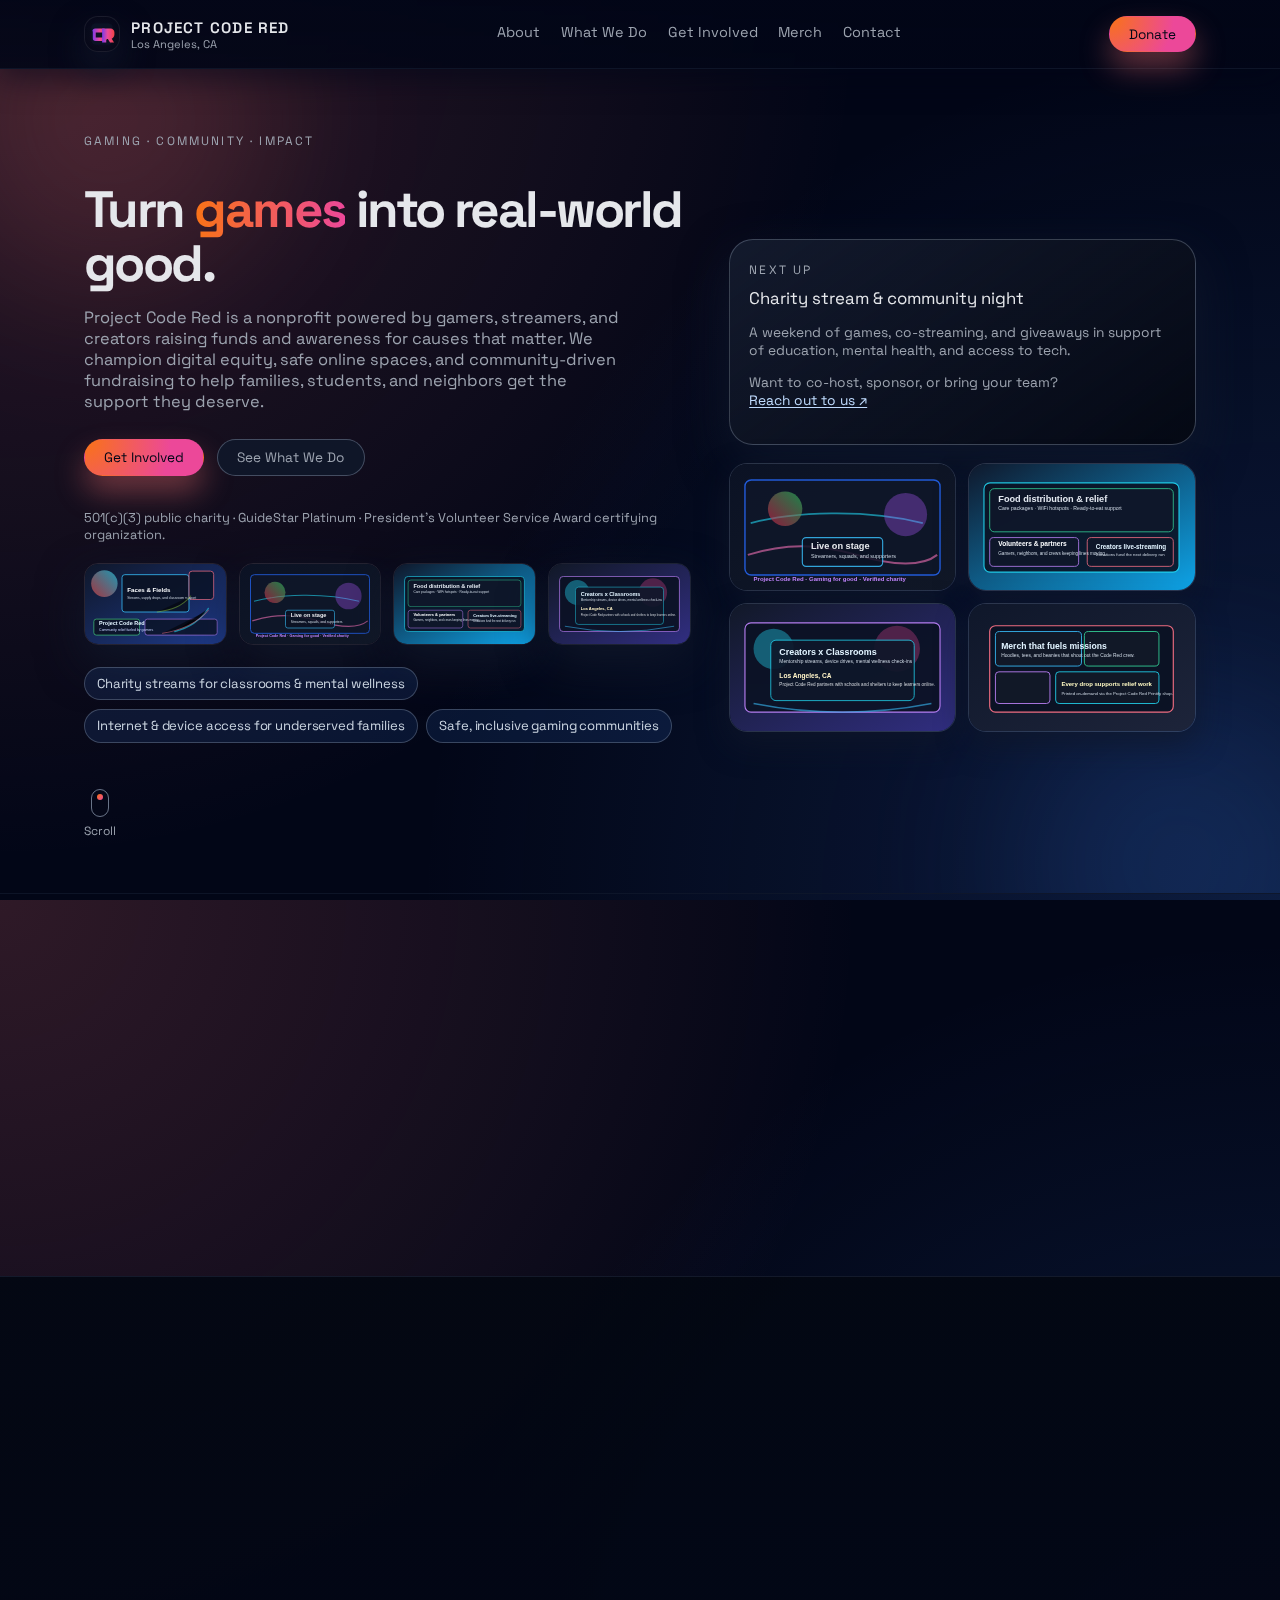
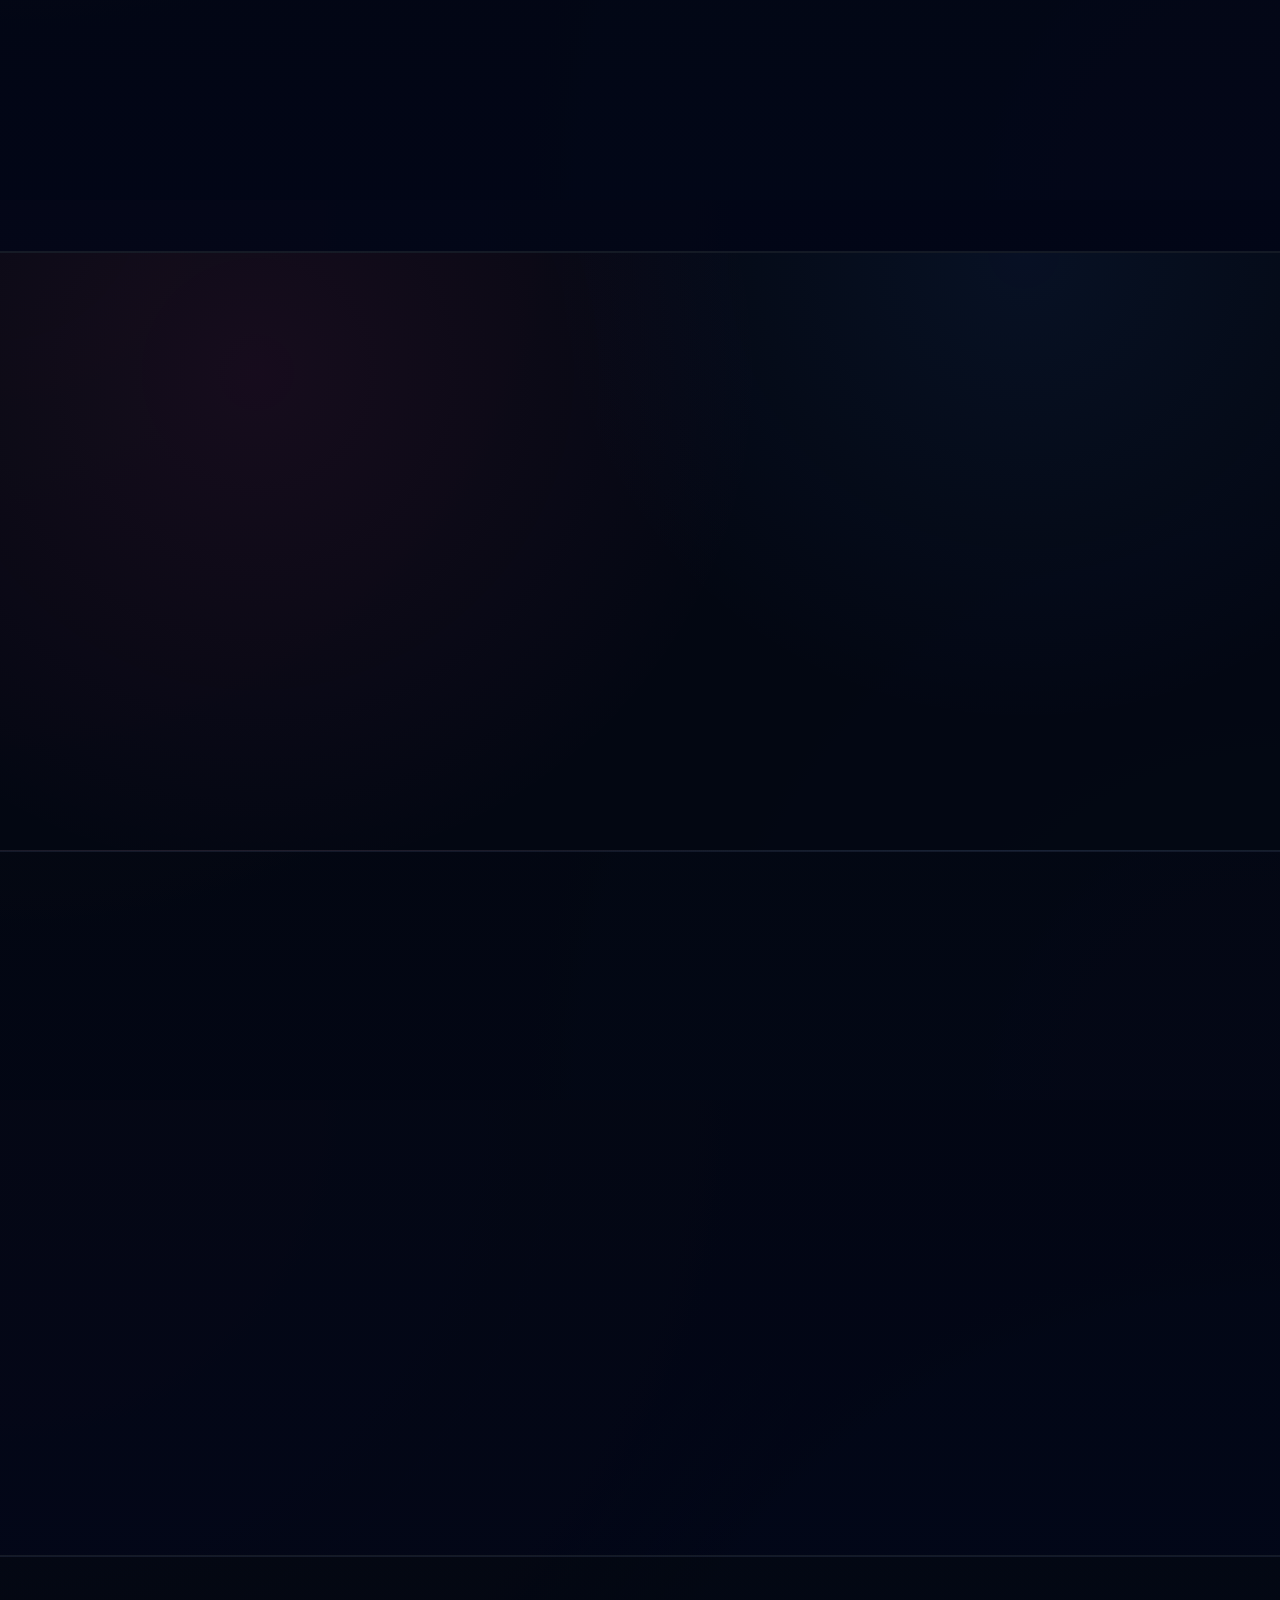
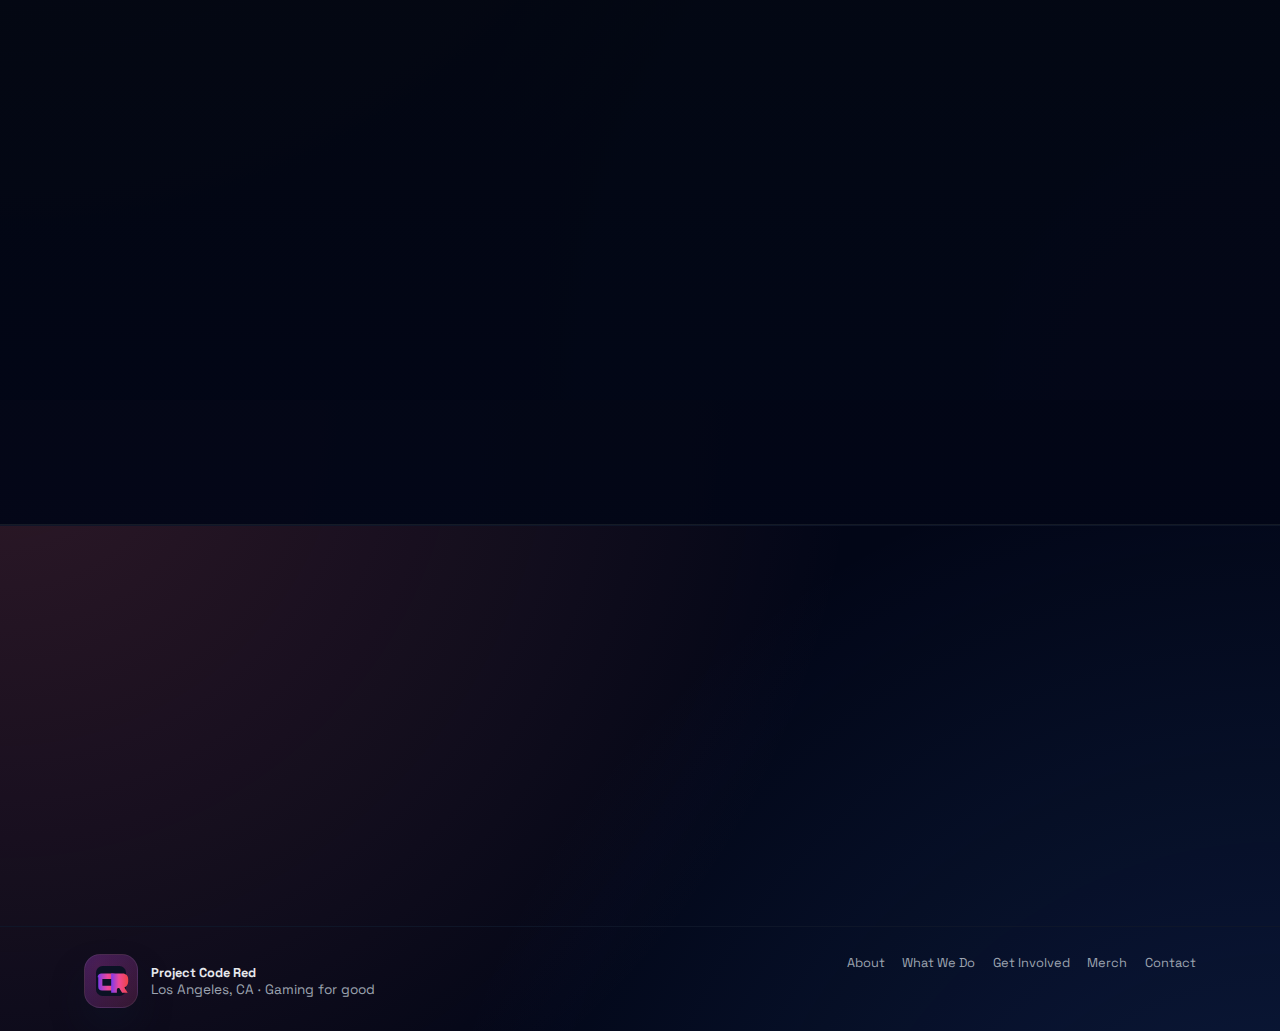
<file: index.html>
<!DOCTYPE html>
<html lang="en">
<head>
  <meta charset="UTF-8" />
  <title>Project Code Red – Gaming for Good</title>
  <meta name="viewport" content="width=device-width, initial-scale=1" />
  <link rel="stylesheet" href="styles.css" />
</head>
<body>
<div class="scroll-progress"></div>
<div class="page">
  <header class="site-header">
    <div class="container">
      <div class="header-inner">
        <a href="index.html" class="brand">
          <div class="brand-mark" aria-hidden="true"><img src="assets/cr-logo.svg" alt="Project Code Red logo" width="240" height="240" /></div>
          <div>
            <div class="brand-title">Project Code Red</div>
            <div class="brand-subtitle">Los Angeles, CA</div>
          </div>
        </a>

        <nav class="nav-desktop" aria-label="Main navigation">
          <a href="about.html" class="nav-link">About</a>
          <a href="what-we-do.html" class="nav-link">What We Do</a>
          <a href="get-involved.html" class="nav-link">Get Involved</a>
          <a href="merch.html" class="nav-link">Merch</a>
          <a href="contact.html" class="nav-link">Contact</a>
        </nav>

        <div class="nav-cta">
          <a href="https://www.paypal.com/us/fundraiser/charity/4969569" class="btn btn-primary">Donate</a>
        </div>

        <button class="nav-toggle" type="button" aria-label="Toggle navigation" data-menu-toggle>
          <div class="nav-toggle-lines">
            <span></span><span></span><span></span>
          </div>
        </button>
      </div>
    </div>

    <div class="nav-mobile" data-mobile-nav>
      <div class="nav-mobile-panel">
        <nav class="nav-mobile-links">
          <a href="about.html">About</a>
          <a href="what-we-do.html">What We Do</a>
          <a href="get-involved.html">Get Involved</a>
          <a href="merch.html">Merch</a>
          <a href="contact.html">Contact</a>
        </nav>
        <div class="nav-mobile-cta">
          <a href="https://www.paypal.com/us/fundraiser/charity/4969569" class="btn btn-primary" style="flex:1;">
            Donate
          </a>
        </div>
      </div>
    </div>
  </header>

  <main>
    <!-- HERO -->
    <section class="hero">
      <div class="container">
        <div class="hero-layout">
          <div data-reveal>
            <div class="hero-kicker">Gaming · Community · Impact</div>
            <h1 class="hero-title">
              Turn <span>games</span> into real-world good.
            </h1>
            <p class="hero-text">
              Project Code Red is a nonprofit powered by gamers, streamers, and creators
              raising funds and awareness for causes that matter. We champion digital
              equity, safe online spaces, and community-driven fundraising to help
              families, students, and neighbors get the support they deserve.
            </p>
            <div class="hero-actions">
              <a href="get-involved.html" class="btn btn-primary">Get Involved</a>
              <a href="what-we-do.html" class="btn btn-outline">See What We Do</a>
            </div>
            <div class="hero-meta">
              501(c)(3) public charity · GuideStar Platinum · President’s Volunteer
              Service Award certifying organization.
            </div>

            <div class="hero-inline-gallery">
              <img loading="lazy" src="assets/images/pcr-1.svg" alt="Project Code Red partners collaborating" />
              <img loading="lazy" src="assets/images/pcr-2.svg" alt="Project Code Red team on stage" />
              <img loading="lazy" src="assets/images/pcr-3.svg" alt="Project Code Red supply drive table" />
              <img loading="lazy" src="assets/images/pcr-4.svg" alt="Project Code Red operations team" />
            </div>

            <div class="hero-pills" aria-label="Focus areas">
              <span class="pill">Charity streams for classrooms &amp; mental wellness</span>
              <span class="pill">Internet &amp; device access for underserved families</span>
              <span class="pill">Safe, inclusive gaming communities</span>
            </div>

            <div class="scroll-indicator">
              <div class="scroll-indicator-dot">
                <span></span>
              </div>
              <span>Scroll</span>
            </div>
          </div>

          <div class="hero-visual" data-reveal>
            <div class="hero-card">
              <div class="hero-card-label">Next up</div>
              <div class="hero-card-title">Charity stream &amp; community night</div>
              <p class="hero-card-text">
                A weekend of games, co-streaming, and giveaways in support of
                education, mental health, and access to tech.
              </p>
              <p class="hero-card-text" style="margin-top:0.6rem;">
                Want to co-host, sponsor, or bring your team?
                <br />
                <a href="contact.html" style="color:#bfdbfe; text-decoration:underline; text-underline-offset:0.15em;">
                  Reach out to us ↗
                </a>
              </p>
            </div>

            <div class="image-mosaic" aria-hidden="true">
              <div class="mosaic-tile">
                <img loading="lazy" src="assets/images/pcr-2.svg" alt="Project Code Red community stream" />
              </div>
              <div class="mosaic-tile">
                <img loading="lazy" src="assets/images/pcr-3.svg" alt="Project Code Red team supporting a local event" />
              </div>
              <div class="mosaic-tile">
                <img loading="lazy" src="assets/images/pcr-4.svg" alt="Students receiving devices through Project Code Red" />
              </div>
              <div class="mosaic-tile">
                <img loading="lazy" src="assets/images/pcr-5.svg" alt="LAN night fundraiser" />
              </div>
            </div>
          </div>
        </div>
      </div>
    </section>

    <!-- QUICK OVERVIEW -->
    <section class="section">
      <div class="container">
        <div class="section-header" data-reveal>
          <div class="section-kicker">In a few words</div>
          <h2 class="section-title">What Project Code Red is all about</h2>
          <p class="section-subtitle">
            A focused, low-ego, high-impact community where gaming, streaming, and
            kindness add up to real change.
          </p>
        </div>

        <div class="grid grid-3">
          <div class="card" data-reveal>
            <div class="card-title">Powered by gamers</div>
            <p>
              We organize charity streams, tournaments, and community events to turn play
              into donations and awareness.
            </p>
          </div>
          <div class="card" data-reveal>
            <div class="card-title">Support for creators</div>
            <p>
              Streamers and content creators get a supportive home base for good-vibes,
              community-driven content.
            </p>
          </div>
          <div class="card" data-reveal>
            <div class="card-title">Real-world impact</div>
            <p>
              From access to tech and internet to local initiatives, our focus is
              practical help for real people.
            </p>
          </div>
        </div>
      </div>
    </section>

    <!-- IMPACT STORY -->
    <section class="section section-alt">
      <div class="container">
        <div class="section-header" data-reveal>
          <div class="section-kicker">From our live site</div>
          <h2 class="section-title">More of what you’ll find on ProjectCodeRed.com</h2>
          <p class="section-subtitle">
            The nonprofit’s main page highlights how we pair gaming energy with
            service: creator-led fundraisers, connectivity drives, and well-being
            programs that uplift the people who power our communities.
          </p>
        </div>

        <div class="grid grid-2">
          <div class="highlight-panel" data-reveal>
            <div class="panel-kicker">How we show up</div>
            <h3>Community relief through play</h3>
            <p>
              We rally around classrooms, local initiatives, and mental health partners
              with weekend marathons, charity tournaments, and drop-in co-op nights.
              Every activation is built to be transparent, safe, and inclusive.
            </p>
            <ul class="list-check">
              <li>Guided setup for creators who want to run their first fundraiser</li>
              <li>Community grants for devices, hotspots, and safe online spaces</li>
              <li>Collabs with nonprofits that strengthen mental wellness and education</li>
            </ul>
          </div>

          <div class="card-stack" data-reveal>
            <div class="stat-card">
              <div class="stat-value">24/7</div>
              <div class="stat-label">Community support &amp; mod coverage</div>
            </div>
            <div class="stat-card">
              <div class="stat-value">Creator first</div>
              <div class="stat-label">Toolkits, overlays, and matching funds</div>
            </div>
            <div class="stat-card">
              <div class="stat-value">Impact driven</div>
              <div class="stat-label">Direct relief for families &amp; students</div>
            </div>
          </div>
        </div>
      </div>
    </section>

    <!-- LIVE IMAGERY -->
    <section class="section gallery">
      <div class="container">
        <div class="section-header" data-reveal>
          <div class="section-kicker">Live from ProjectCodeRed.com</div>
          <h2 class="section-title">Faces, streams, and field work</h2>
          <p class="section-subtitle">
            Imagery lifted from the current site keeps this page in lockstep with the
            nonprofit’s day-to-day action—fundraising LANs, classroom deliveries, and
            creator collabs.
          </p>
        </div>

        <div class="photo-grid">
          <figure class="photo-card" data-reveal>
            <img loading="lazy" src="assets/images/pcr-3.svg" alt="Project Code Red delivering devices to families" />
            <figcaption>Device and hotspot drop-offs for students who need to stay connected.</figcaption>
          </figure>
          <figure class="photo-card" data-reveal>
            <img loading="lazy" src="assets/images/pcr-4.svg" alt="Creators hosting a Project Code Red charity stream" />
            <figcaption>Creators from the community rallying on stream for mental health partners.</figcaption>
          </figure>
          <figure class="photo-card" data-reveal>
            <img loading="lazy" src="assets/images/pcr-2.svg" alt="Esports stage with Project Code Red branding" />
            <figcaption>On-stage activations that show sponsors and teams what collaborative giving looks like.</figcaption>
          </figure>
        </div>
      </div>
    </section>

    <!-- FOOD DISTRIBUTION FEATURE -->
    <section class="section section-alt">
      <div class="container">
        <div class="section-header" data-reveal>
          <div class="section-kicker">Food distribution &amp; relief</div>
          <h2 class="section-title">Neighbors-first service across Los Angeles</h2>
          <p class="section-subtitle">
            Scenes pulled straight from ProjectCodeRed.com: volunteers packing supplies, handing off meals, and teaming up with
            community partners to keep families supported.
          </p>
          <div class="section-badge">
            <div class="logo-chip" aria-hidden="true">
              <img src="assets/cr-logo.svg" alt="Project Code Red logo" width="240" height="240" />
            </div>
            <div class="badge-text">Gaming-led fundraisers fuel the food lines, pantry runs, and doorstep deliveries shown here.</div>
          </div>
        </div>

        <div class="photo-grid">
          <figure class="photo-card" data-reveal>
            <img loading="lazy" src="assets/images/pcr-3.svg" alt="Project Code Red volunteers packing food and supplies" />
            <figcaption>Volunteers sorting fresh goods and meal kits for local families.</figcaption>
          </figure>
          <figure class="photo-card" data-reveal>
            <img loading="lazy" src="assets/images/pcr-1.svg" alt="Project Code Red member delivering supplies" />
            <figcaption>Hand-delivered support to neighbors who can’t make it to pickup sites.</figcaption>
          </figure>
          <figure class="photo-card" data-reveal>
            <img loading="lazy" src="assets/images/pcr-5.svg" alt="Project Code Red volunteers distributing food" />
            <figcaption>On-the-ground crews keeping distribution lines moving smoothly.</figcaption>
          </figure>
          <figure class="photo-card" data-reveal>
            <img loading="lazy" src="assets/images/pcr-2.svg" alt="Partner greeting volunteers during a supply drive" />
            <figcaption>Partners and staff celebrating every successful handoff.</figcaption>
          </figure>
        </div>
      </div>
    </section>

    <!-- IMMERSIVE STRIP -->
    <section class="section section-alt image-ribbon">
      <div class="container">
        <div class="section-header" data-reveal>
          <div class="section-kicker">More from the feed</div>
          <h2 class="section-title">Real faces from ProjectCodeRed.com</h2>
          <p class="section-subtitle">
            A wider slice of the photography that lives on the current site—ops crews,
            volunteers, esports crowds, and creators passing the mic.
          </p>
        </div>

        <div class="ribbon-grid" aria-hidden="true">
          <figure class="ribbon-card" data-reveal>
            <img loading="lazy" src="assets/images/pcr-5.svg" alt="Volunteers supporting a Project Code Red event" />
            <figcaption>Volunteers wiring up LAN stations and keeping things moving.</figcaption>
          </figure>
          <figure class="ribbon-card" data-reveal>
            <img loading="lazy" src="assets/images/pcr-2.svg" alt="Crowd cheering at a Project Code Red event" />
            <figcaption>Hype moments when donation goals drop on stream.</figcaption>
          </figure>
          <figure class="ribbon-card" data-reveal>
            <img loading="lazy" src="assets/images/pcr-1.svg" alt="Project Code Red operations team" />
            <figcaption>Ops leads keeping creators supported behind the scenes.</figcaption>
          </figure>
          <figure class="ribbon-card" data-reveal>
            <img loading="lazy" src="assets/images/pcr-4.svg" alt="Project Code Red member greeting partners" />
            <figcaption>Warm handoffs for partners and sponsors at events.</figcaption>
          </figure>
        </div>
      </div>
    </section>

    <!-- HOW WE WORK -->
    <section class="section">
      <div class="container">
        <div class="section-header" data-reveal>
          <div class="section-kicker">Playbook</div>
          <h2 class="section-title">A sleek, simple flow from idea to impact</h2>
          <p class="section-subtitle">
            We keep the experience frictionless—whether you’re hosting a stream,
            donating, or partnering on a connectivity project.
          </p>
        </div>

        <div class="grid grid-3">
          <div class="card" data-reveal>
            <div class="card-title">Plan together</div>
            <p>
              We co-design the right activation—stream, tournament, or service project—
              with clear goals and safety guidelines.
            </p>
          </div>
          <div class="card" data-reveal>
            <div class="card-title">Launch with polish</div>
            <p>
              You get overlays, graphics, and mod support so the experience feels as
              premium as the causes we support.
            </p>
          </div>
          <div class="card" data-reveal>
            <div class="card-title">Report transparently</div>
            <p>
              We recap funds raised, community highlights, and how donations turned into
              devices, counseling sessions, or local grants.
            </p>
          </div>
        </div>
      </div>
    </section>
  </main>

  <footer class="footer">
    <div class="container footer-layout">
      <div class="footer-brand">
        <div class="logo-chip" aria-hidden="true">
          <img src="assets/cr-logo.svg" alt="Project Code Red logo" width="240" height="240" />
        </div>
        <div>
          <div class="footer-title">Project Code Red</div>
          <div class="footer-subtitle">Los Angeles, CA · Gaming for good</div>
        </div>
      </div>
      <nav class="footer-nav">
        <a href="about.html">About</a>
        <a href="what-we-do.html">What We Do</a>
        <a href="get-involved.html">Get Involved</a>
        <a href="merch.html">Merch</a>
        <a href="contact.html">Contact</a>
      </nav>
    </div>
  </footer>
</div>

<script src="script.js"></script>
</body>
</html>
</file>
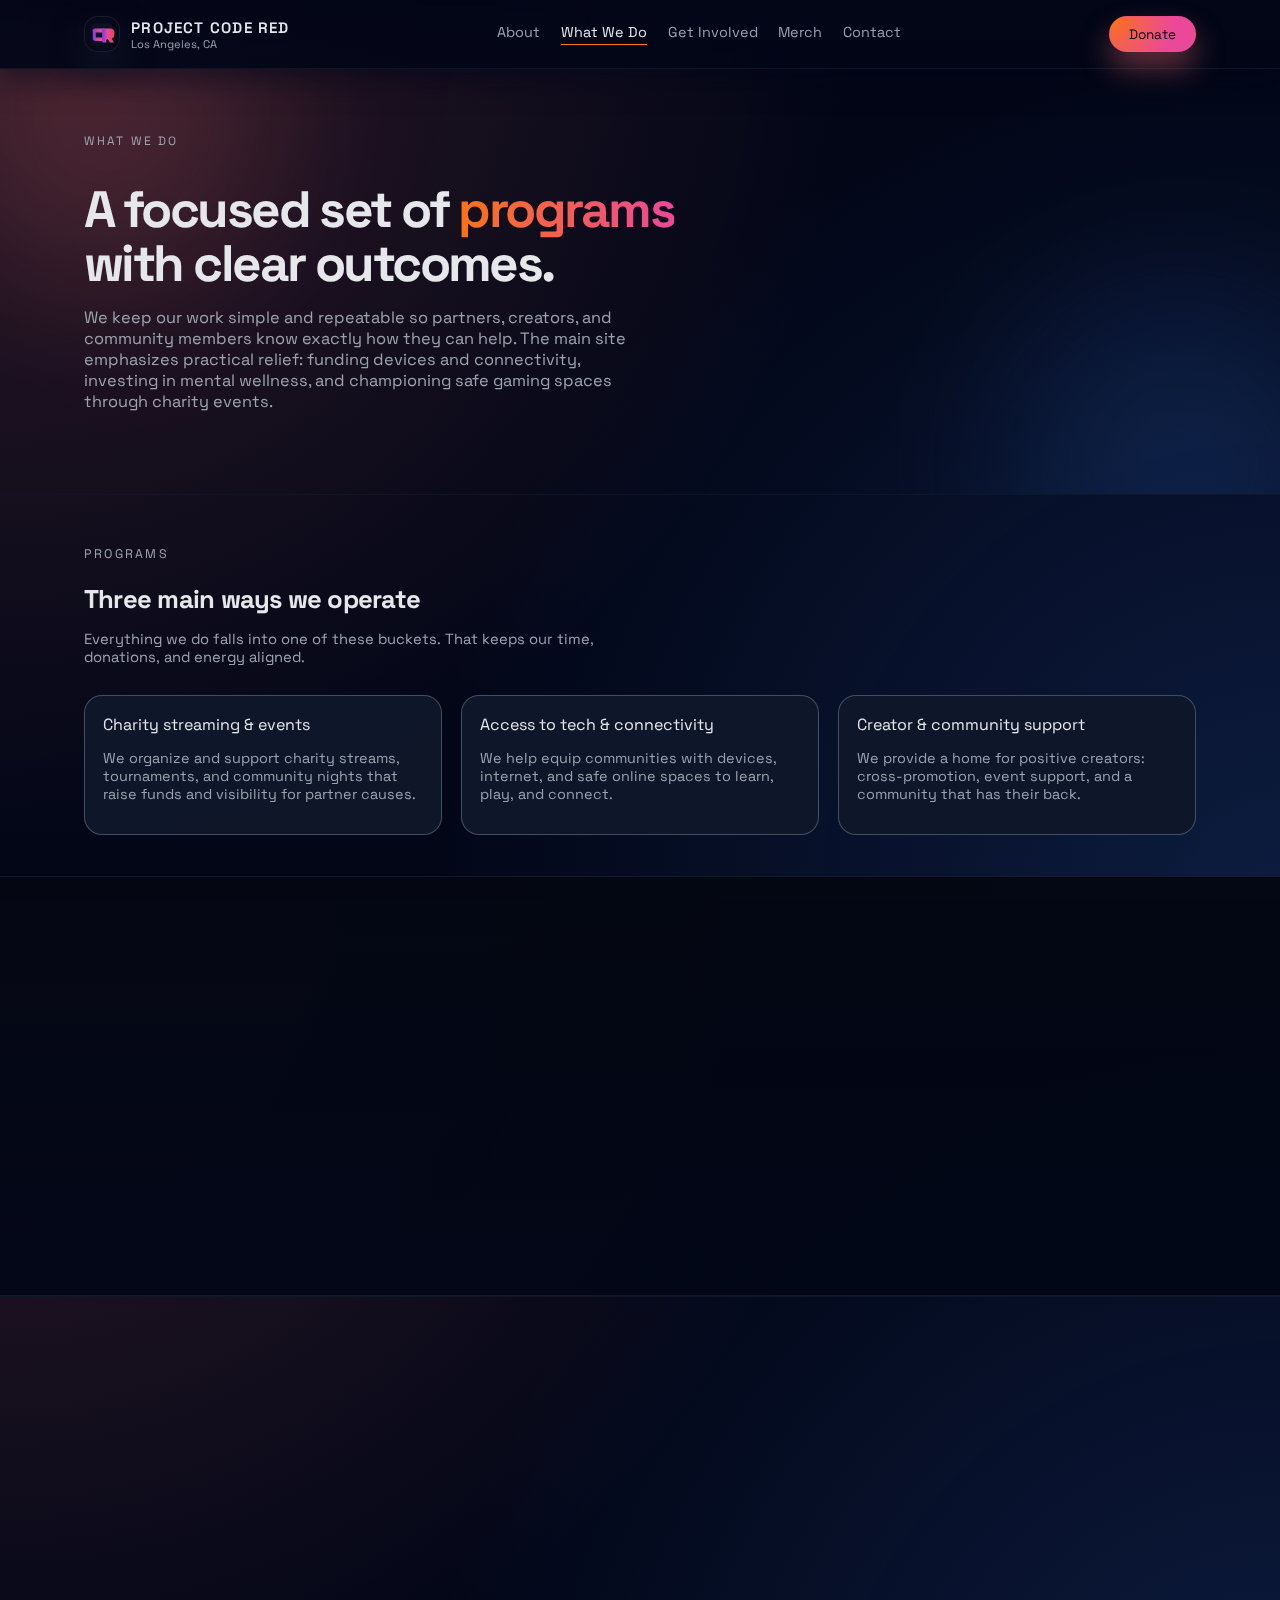
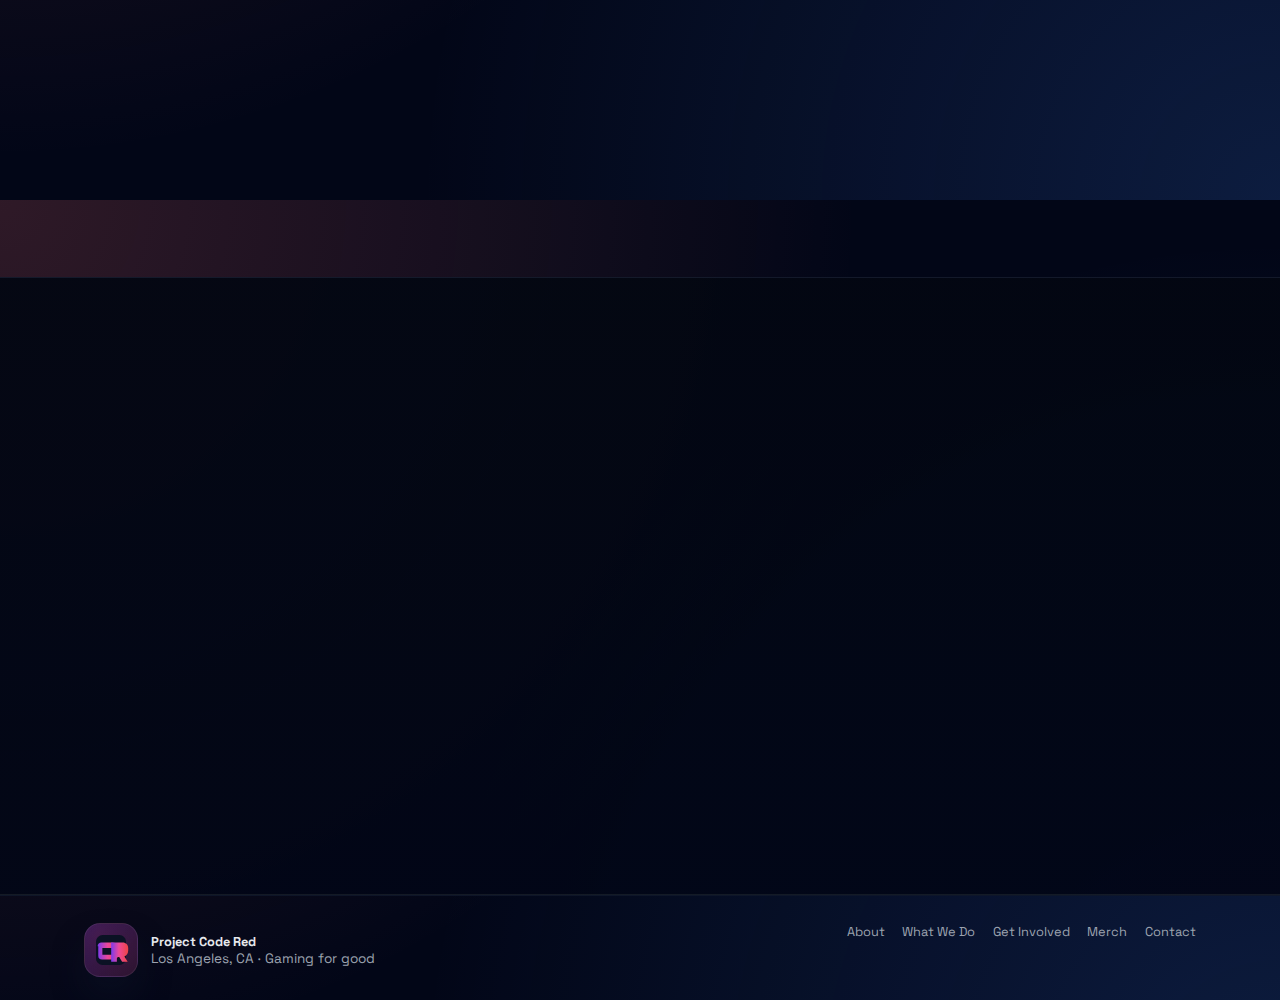
<file: what-we-do.html>
<!DOCTYPE html>
<html lang="en">
<head>
  <meta charset="UTF-8" />
  <title>What We Do – Project Code Red</title>
  <meta name="viewport" content="width=device-width, initial-scale=1" />
  <link rel="stylesheet" href="styles.css" />
</head>
<body>
<div class="scroll-progress"></div>
<div class="page">
  <header class="site-header">
    <div class="container">
      <div class="header-inner">
        <a href="index.html" class="brand">
          <div class="brand-mark" aria-hidden="true"><img src="assets/cr-logo.svg" alt="Project Code Red logo" width="96" height="96" /></div>
          <div>
            <div class="brand-title">Project Code Red</div>
            <div class="brand-subtitle">Los Angeles, CA</div>
          </div>
        </a>

        <nav class="nav-desktop" aria-label="Main navigation">
          <a href="about.html" class="nav-link">About</a>
          <a href="what-we-do.html" class="nav-link active">What We Do</a>
          <a href="get-involved.html" class="nav-link">Get Involved</a>
          <a href="merch.html" class="nav-link">Merch</a>
          <a href="contact.html" class="nav-link">Contact</a>
        </nav>

        <div class="nav-cta">
          <a href="https://www.paypal.com/us/fundraiser/charity/4969569" class="btn btn-primary">Donate</a>
        </div>

        <button class="nav-toggle" type="button" aria-label="Toggle navigation" data-menu-toggle>
          <div class="nav-toggle-lines">
            <span></span><span></span><span></span>
          </div>
        </button>
      </div>
    </div>

    <div class="nav-mobile" data-mobile-nav>
      <div class="nav-mobile-panel">
        <nav class="nav-mobile-links">
          <a href="about.html">About</a>
          <a href="what-we-do.html">What We Do</a>
          <a href="get-involved.html">Get Involved</a>
          <a href="merch.html">Merch</a>
          <a href="contact.html">Contact</a>
        </nav>
        <div class="nav-mobile-cta">
          <a href="https://www.paypal.com/us/fundraiser/charity/4969569" class="btn btn-primary" style="flex:1;">
            Donate
          </a>
        </div>
      </div>
    </div>
  </header>

  <main>
    <section class="hero">
      <div class="container">
        <div class="hero-layout">
          <div data-reveal>
            <div class="hero-kicker">What We Do</div>
            <h1 class="hero-title">
              A focused set of <span>programs</span> with clear outcomes.
            </h1>
            <p class="hero-text">
              We keep our work simple and repeatable so partners, creators, and
              community members know exactly how they can help. The main site
              emphasizes practical relief: funding devices and connectivity, investing
              in mental wellness, and championing safe gaming spaces through charity
              events.
            </p>
          </div>
        </div>
      </div>
    </section>

    <section class="section">
      <div class="container">
        <div class="section-header" data-reveal>
          <div class="section-kicker">Programs</div>
          <h2 class="section-title">Three main ways we operate</h2>
          <p class="section-subtitle">
            Everything we do falls into one of these buckets. That keeps our time,
            donations, and energy aligned.
          </p>
        </div>

        <div class="grid grid-3">
          <div class="card" data-reveal>
            <div class="card-title">Charity streaming &amp; events</div>
            <p>
              We organize and support charity streams, tournaments, and community nights
              that raise funds and visibility for partner causes.
            </p>
          </div>
          <div class="card" data-reveal>
            <div class="card-title">Access to tech &amp; connectivity</div>
            <p>
              We help equip communities with devices, internet, and safe online spaces
              to learn, play, and connect.
            </p>
          </div>
          <div class="card" data-reveal>
            <div class="card-title">Creator &amp; community support</div>
            <p>
              We provide a home for positive creators: cross-promotion, event support,
              and a community that has their back.
            </p>
          </div>
        </div>
      </div>
    </section>

    <section class="section section-alt">
      <div class="container">
        <div class="section-header" data-reveal>
          <div class="section-kicker">Built from experience</div>
          <h2 class="section-title">Inspired by what’s live on ProjectCodeRed.com</h2>
          <p class="section-subtitle">
            The current site showcases the way we combine gaming culture with service.
            These program snapshots mirror the pillars shared there—digital equity,
            community wellness, and creator success.
          </p>
        </div>

        <div class="grid grid-3">
          <div class="card" data-reveal>
            <div class="card-title">Connectivity drives</div>
            <p>
              Fundraisers that outfit families with hotspots, devices, and safe spaces to
              learn, play, and stay connected.
            </p>
          </div>
          <div class="card" data-reveal>
            <div class="card-title">Mental wellness allies</div>
            <p>
              Streams that direct donations toward counseling sessions, peer support
              programs, and awareness campaigns.
            </p>
          </div>
          <div class="card" data-reveal>
            <div class="card-title">Creator overlays &amp; ops</div>
            <p>
              Ready-to-use assets, moderation teams, and reporting templates that make
              every charity activation look polished and stay transparent.
            </p>
          </div>
        </div>
      </div>
    </section>

    <section class="section">
      <div class="container">
        <div class="section-header" data-reveal>
          <div class="section-kicker">In pictures</div>
          <h2 class="section-title">Proof of play and impact</h2>
          <p class="section-subtitle">
            Visuals pulled from the current ProjectCodeRed.com experience show the heart
            of our programs: stream rooms, esports stages, and on-the-ground support.
          </p>
        </div>

        <div class="photo-grid">
          <figure class="photo-card" data-reveal>
            <img loading="lazy" src="assets/images/pcr-2.svg" alt="Stream room set up for Project Code Red charity event" />
            <figcaption>Streaming kits and overlays that let creators go live fast.</figcaption>
          </figure>
          <figure class="photo-card" data-reveal>
            <img loading="lazy" src="assets/images/pcr-1.svg" alt="Team celebrating on stage for Project Code Red" />
            <figcaption>Teams celebrating milestones during fundraising tournaments.</figcaption>
          </figure>
          <figure class="photo-card" data-reveal>
            <img loading="lazy" src="assets/images/pcr-3.svg" alt="Supply drive organized by Project Code Red" />
            <figcaption>Supplies, groceries, and tech delivered with care.</figcaption>
          </figure>
        </div>
      </div>
    </section>

    <section class="section section-alt">
      <div class="container">
        <div class="section-header" data-reveal>
          <div class="section-kicker">Program scenes</div>
          <h2 class="section-title">More imagery from the current site</h2>
          <p class="section-subtitle">
            Pulling extra photos straight from ProjectCodeRed.com keeps this page honest
            to the work: gear upgrades, stage moments, and collaborative planning.
          </p>
        </div>

        <div class="photo-grid">
          <figure class="photo-card" data-reveal>
            <img loading="lazy" src="assets/images/pcr-4.svg" alt="Gaming lab with Project Code Red signage" />
            <figcaption>Upgraded gaming labs and safe digital spaces for students.</figcaption>
          </figure>
          <figure class="photo-card" data-reveal>
            <img loading="lazy" src="assets/images/pcr-5.svg" alt="Project Code Red team supporting a local event" />
            <figcaption>Teams coordinating on-site so every activation runs smoothly.</figcaption>
          </figure>
          <figure class="photo-card" data-reveal>
            <img loading="lazy" src="assets/images/pcr-1.svg" alt="Creators hosting a Project Code Red charity stream" />
            <figcaption>Creators hosting polished streams with Code Red overlays.</figcaption>
          </figure>
          <figure class="photo-card" data-reveal>
            <img loading="lazy" src="assets/images/pcr-2.svg" alt="Creator speaking on stage for Project Code Red" />
            <figcaption>On-stage storytelling to inspire more partners to join in.</figcaption>
          </figure>
        </div>
      </div>
    </section>
  </main>

  <footer class="footer">
    <div class="container footer-layout">
      <div class="footer-brand">
        <div class="logo-chip" aria-hidden="true">
          <img src="assets/cr-logo.svg" alt="Project Code Red logo" width="96" height="96" />
        </div>
        <div>
          <div class="footer-title">Project Code Red</div>
          <div class="footer-subtitle">Los Angeles, CA · Gaming for good</div>
        </div>
      </div>
      <nav class="footer-nav">
        <a href="about.html">About</a>
        <a href="what-we-do.html">What We Do</a>
        <a href="get-involved.html">Get Involved</a>
        <a href="merch.html">Merch</a>
        <a href="contact.html">Contact</a>
      </nav>
    </div>
  </footer>
</div>

<script src="script.js"></script>
</body>
</html>
</file>
<file: styles.css>
@import url('https://fonts.googleapis.com/css2?family=Space+Grotesk:wght@400;500;600;700&family=Inter:wght@400;500;600&display=swap');

:root {
    --bg: #020617;
    --bg-elevated: #030712;
    --accent: #f97316;
    --accent-soft: rgba(249, 115, 22, 0.15);
    --accent-alt: #a855f7;
    --glow: rgba(248, 113, 113, 0.25);
    --border-subtle: rgba(148, 163, 184, 0.4);
    --text: #e5e7eb;
    --muted: #9ca3af;
  
    --radius-xl: 24px;
    --radius-lg: 18px;
    --radius-md: 14px;
    --radius-pill: 999px;
    --shadow-soft: 0 18px 45px rgba(15, 23, 42, 0.9);
  
    --transition-fast: 160ms ease-out;
    --transition-med: 220ms ease-out;
  }
  
  *,
  *::before,
  *::after {
    box-sizing: border-box;
  }
  
  html,
  body {
    height: 100%;
  }
  
  html {
    scroll-behavior: smooth;
  }
  
  body {
    margin: 0;
    font-family: "Space Grotesk", "Inter", system-ui, -apple-system,
      "Segoe UI", sans-serif;
    color: var(--text);
    background:
      radial-gradient(circle at 0 0, rgba(248, 113, 113, 0.18), transparent 55%),
      radial-gradient(circle at 100% 100%, rgba(59, 130, 246, 0.18), transparent 55%),
      var(--bg);
    position: relative;
    overflow-x: hidden;
  }
  
  /* Reusable layout */
  
  .page {
    min-height: 100vh;
    display: flex;
    flex-direction: column;
  }
  
  .container {
    max-width: 1160px;
    margin: 0 auto;
    padding: 0 1.5rem;
    position: relative;
    z-index: 2;
  }
  
  a {
    color: inherit;
    text-decoration: none;
  }
  
  img {
    max-width: 100%;
    display: block;
  }
  
  /* Scroll progress bar */
  
  .scroll-progress {
    position: fixed;
    inset-inline: 0;
    top: 0;
    height: 2px;
    transform-origin: left;
    transform: scaleX(0);
    background: linear-gradient(90deg, var(--accent), var(--accent-alt));
    z-index: 999;
    pointer-events: none;
  }
  
  /* HEADER */
  
  .site-header {
    position: sticky;
    top: 0;
    z-index: 50;
    backdrop-filter: blur(14px);
    background: linear-gradient(
      to bottom,
      rgba(2, 6, 23, 0.94),
      rgba(2, 6, 23, 0.88)
    );
    border-bottom: 1px solid rgba(15, 23, 42, 0.9);
    box-shadow: 0 10px 30px rgba(2, 6, 23, 0.55);
  }
  
  .header-inner {
    height: 4.25rem;
    display: flex;
    align-items: center;
    justify-content: space-between;
    gap: 1.5rem;
  }
  
  .brand {
    display: flex;
    align-items: center;
    gap: 0.7rem;
  }
  
  .brand-mark {
    width: 36px;
    height: 36px;
    border-radius: 14px;
    background: radial-gradient(circle at 50% 50%, rgba(255, 255, 255, 0.04), rgba(255, 255, 255, 0));
    box-shadow: 0 16px 32px rgba(15, 23, 42, 0.9);
    display: grid;
    place-items: center;
    padding: 4px;
    border: 1px solid rgba(255, 255, 255, 0.08);
  }

  .brand-mark img,
  .logo-chip img {
    width: 100%;
    height: auto;
    max-height: 100%;
    display: block;
    object-fit: contain;
  }

  .logo-chip {
    width: 54px;
    height: 54px;
    border-radius: 16px;
    background: radial-gradient(circle at 25% 20%, rgba(236, 72, 153, 0.15), rgba(124, 58, 237, 0.08)),
      linear-gradient(135deg, rgba(124, 58, 237, 0.24), rgba(239, 68, 68, 0.14));
    display: grid;
    place-items: center;
    padding: 8px;
    border: 1px solid rgba(255, 255, 255, 0.08);
    box-shadow: 0 20px 32px rgba(15, 23, 42, 0.35);
  }
  
  .brand-title {
    font-size: 0.95rem;
    letter-spacing: 0.08em;
    text-transform: uppercase;
    font-weight: 600;
  }
  
  .brand-subtitle {
    font-size: 0.7rem;
    color: var(--muted);
  }
  
  .nav-desktop {
    display: none;
    align-items: center;
    gap: 1.3rem;
  }
  
  .nav-link {
    font-size: 0.9rem;
    color: var(--muted);
    padding-bottom: 0.15rem;
    border-bottom: 1px solid transparent;
    transition: color var(--transition-fast), border-color var(--transition-fast);
  }
  
  .nav-link:hover {
    color: var(--text);
    border-color: rgba(148, 163, 184, 0.7);
  }
  
  .nav-link.active {
    color: var(--text);
    border-color: var(--accent);
  }
  
  .nav-cta {
    display: none;
    align-items: center;
    gap: 0.7rem;
  }
  
  /* Buttons */
  
  .btn {
    border-radius: var(--radius-pill);
    padding: 0.55rem 1.2rem;
    font-size: 0.85rem;
    border: 1px solid transparent;
    display: inline-flex;
    align-items: center;
    justify-content: center;
    gap: 0.45rem;
    cursor: pointer;
    background: transparent;
    color: var(--text);
    transition:
      background var(--transition-med),
      border-color var(--transition-med),
      transform var(--transition-fast),
      box-shadow var(--transition-fast),
      color var(--transition-fast);
  }
  
  .btn-primary {
    background: radial-gradient(circle at 0 0, #f97316, #ec4899 70%);
    color: #020617;
    box-shadow: 0 16px 30px rgba(248, 113, 113, 0.4);
  }
  
  .btn-primary:hover {
    transform: translateY(-1px);
    box-shadow: 0 20px 40px rgba(248, 113, 113, 0.6);
  }
  
  .btn-outline {
    border-color: var(--border-subtle);
    background: rgba(15, 23, 42, 0.9);
    color: var(--muted);
  }
  
  .btn-outline:hover {
    border-color: rgba(148, 163, 184, 0.9);
    color: var(--text);
  }
  
  /* Mobile nav toggle */
  
  .nav-toggle {
    display: inline-flex;
    align-items: center;
    justify-content: center;
    width: 2.3rem;
    height: 2.3rem;
    border-radius: 999px;
    border: 1px solid rgba(148, 163, 184, 0.5);
    background: rgba(15, 23, 42, 0.96);
    cursor: pointer;
  }
  
  .nav-toggle-lines {
    width: 1.2rem;
    height: 1.2rem;
    position: relative;
  }
  
  .nav-toggle-lines span {
    position: absolute;
    left: 0;
    right: 0;
    height: 2px;
    border-radius: 999px;
    background: #e5e7eb;
    transition: transform var(--transition-fast), opacity var(--transition-fast),
      top var(--transition-fast), bottom var(--transition-fast);
  }
  
  .nav-toggle-lines span:nth-child(1) {
    top: 0.2rem;
  }
  
  .nav-toggle-lines span:nth-child(2) {
    top: 0.55rem;
  }
  
  .nav-toggle-lines span:nth-child(3) {
    bottom: 0.2rem;
  }
  
  .nav-toggle.is-open .nav-toggle-lines span:nth-child(1) {
    top: 0.55rem;
    transform: rotate(45deg);
  }
  
  .nav-toggle.is-open .nav-toggle-lines span:nth-child(2) {
    opacity: 0;
  }
  
  .nav-toggle.is-open .nav-toggle-lines span:nth-child(3) {
    bottom: auto;
    top: 0.55rem;
    transform: rotate(-45deg);
  }
  
  .nav-mobile {
    display: none;
  }
  
  .nav-mobile-panel {
    border-top: 1px solid rgba(15, 23, 42, 0.9);
    background: rgba(2, 6, 23, 0.98);
    padding: 0.6rem 1.5rem 1.1rem;
  }
  
  .nav-mobile-links {
    display: flex;
    flex-direction: column;
    gap: 0.6rem;
    margin-bottom: 0.75rem;
  }
  
  .nav-mobile-links a {
    font-size: 0.9rem;
    color: var(--muted);
  }
  
  .nav-mobile-links a:hover {
    color: var(--text);
  }
  
  .nav-mobile-cta {
    display: flex;
    gap: 0.6rem;
  }
  
  /* HERO */
  
  .hero {
    padding: 4rem 0 3.4rem;
    position: relative;
    overflow: hidden;
  }

  .hero::before,
  .hero::after {
    content: "";
    position: absolute;
    width: 340px;
    height: 340px;
    border-radius: 50%;
    filter: blur(80px);
    z-index: 0;
    opacity: 0.55;
  }

  .hero::before {
    background: rgba(248, 113, 113, 0.3);
    top: -120px;
    left: -60px;
  }

  .hero::after {
    background: rgba(59, 130, 246, 0.25);
    bottom: -140px;
    right: -70px;
  }
  
  .hero-layout {
    display: grid;
    grid-template-columns: minmax(0, 1.3fr) minmax(0, 1fr);
    gap: 2.4rem;
    align-items: center;
  }

  .hero-visual {
    display: grid;
    gap: 1.1rem;
    align-content: start;
  }
  
  .hero-kicker {
    font-size: 0.75rem;
    text-transform: uppercase;
    letter-spacing: 0.18em;
    color: var(--muted);
    margin-bottom: 1rem;
  }
  
  .hero-title {
    font-size: clamp(2.5rem, 4.2vw, 3.2rem);
    line-height: 1.05;
    letter-spacing: -0.05em;
    margin-bottom: 0.75rem;
  }
  
  .hero-title span {
    background: linear-gradient(90deg, #f97316, #ec4899);
    -webkit-background-clip: text;
    color: transparent;
  }
  
  .hero-text {
    font-size: 1.02rem;
    color: var(--muted);
    max-width: 34rem;
    margin-bottom: 1.7rem;
  }
  
  .hero-actions {
    display: flex;
    flex-wrap: wrap;
    gap: 0.8rem;
    margin-bottom: 2.1rem;
  }
  
  .hero-meta {
    font-size: 0.8rem;
    color: var(--muted);
  }

  .hero-inline-gallery {
    display: grid;
    grid-template-columns: repeat(auto-fit, minmax(140px, 1fr));
    gap: 0.75rem;
    margin-top: 1.25rem;
  }

  .hero-inline-gallery img {
    width: 100%;
    height: 100%;
    object-fit: cover;
    border-radius: 14px;
    border: 1px solid rgba(255, 255, 255, 0.1);
    box-shadow: var(--shadow-soft);
  }
  
  /* Simple highlight card on hero right */
  
  .hero-card {
    border-radius: var(--radius-xl);
    background: linear-gradient(145deg, rgba(255, 255, 255, 0.02), rgba(3, 7, 18, 0.9)),
      rgba(15, 23, 42, 0.9);
    border: 1px solid rgba(148, 163, 184, 0.35);
    padding: 1.35rem 1.2rem;
    box-shadow: 0 18px 48px rgba(15, 23, 42, 0.85);
    backdrop-filter: blur(10px);
  }
  
  .hero-card-label {
    font-size: 0.75rem;
    letter-spacing: 0.18em;
    text-transform: uppercase;
    color: var(--muted);
    margin-bottom: 0.6rem;
  }
  
  .hero-card-title {
    font-size: 1.05rem;
    margin-bottom: 0.4rem;
  }
  
  .hero-card-text {
    font-size: 0.86rem;
    color: var(--muted);
  }

  .image-mosaic {
    display: grid;
    grid-template-columns: repeat(2, minmax(0, 1fr));
    gap: 0.75rem;
  }

  .mosaic-tile {
    border-radius: var(--radius-lg);
    overflow: hidden;
    border: 1px solid rgba(148, 163, 184, 0.25);
    position: relative;
    box-shadow: 0 12px 30px rgba(15, 23, 42, 0.7);
  }

  .mosaic-tile img {
    width: 100%;
    height: 100%;
    object-fit: cover;
    display: block;
    transform: scale(1.02);
    transition: transform var(--transition-med);
  }

  .mosaic-tile:hover img {
    transform: scale(1.06);
  }

  .hero-pills {
    display: flex;
    flex-wrap: wrap;
    gap: 0.55rem;
    margin: 1.4rem 0 0.4rem;
  }

  .pill {
    background: rgba(59, 130, 246, 0.12);
    border: 1px solid rgba(148, 163, 184, 0.35);
    color: #cbd5e1;
    padding: 0.45rem 0.75rem;
    border-radius: var(--radius-pill);
    font-size: 0.82rem;
    letter-spacing: -0.01em;
  }
  
  /* Scroll indicator */
  
  .scroll-indicator {
    margin-top: 2.5rem;
    display: inline-flex;
    flex-direction: column;
    align-items: center;
    gap: 0.35rem;
    font-size: 0.75rem;
    color: var(--muted);
  }
  
  .scroll-indicator-dot {
    width: 18px;
    height: 28px;
    border-radius: 999px;
    border: 1px solid rgba(148, 163, 184, 0.7);
    display: flex;
    align-items: flex-start;
    justify-content: center;
    padding-top: 4px;
    overflow: hidden;
  }
  
  .scroll-indicator-dot span {
    width: 6px;
    height: 6px;
    border-radius: 999px;
    background: linear-gradient(135deg, #f97316, #ec4899);
    animation: scroll-dot 1.3s infinite;
  }
  
  @keyframes scroll-dot {
    0% {
      transform: translateY(0);
      opacity: 1;
    }
    70% {
      transform: translateY(12px);
      opacity: 0;
    }
    100% {
      transform: translateY(0);
      opacity: 0;
    }
  }
  
  /* PAGE SECTIONS */
  
  main {
    flex: 1;
  }
  
  .section {
    padding: 3.2rem 0 2.6rem;
    border-top: 1px solid rgba(15, 23, 42, 0.88);
    position: relative;
    overflow: hidden;
  }

  .section-alt {
    background: linear-gradient(180deg, rgba(3, 7, 18, 0.95), rgba(2, 6, 23, 0.95));
    border-block: 1px solid rgba(148, 163, 184, 0.12);
  }
  
  .section-header {
    margin-bottom: 1.8rem;
  }
  
  .section-kicker {
    font-size: 0.78rem;
    text-transform: uppercase;
    letter-spacing: 0.18em;
    color: var(--muted);
    margin-bottom: 0.4rem;
  }
  
  .section-title {
    font-size: 1.6rem;
    letter-spacing: -0.03em;
    margin-bottom: 0.4rem;
  }
  
  .section-subtitle {
    font-size: 0.92rem;
    color: var(--muted);
    max-width: 32rem;
  }

  .section-badge {
    margin-top: 0.9rem;
    display: flex;
    align-items: center;
    gap: 0.75rem;
    flex-wrap: wrap;
  }

  .badge-text {
    color: var(--muted);
    font-size: 0.9rem;
    max-width: 30rem;
  }

  .gallery {
    background: radial-gradient(circle at 20% 20%, rgba(236, 72, 153, 0.08), transparent 45%),
      radial-gradient(circle at 80% 0%, rgba(59, 130, 246, 0.08), transparent 40%),
      rgba(3, 7, 18, 0.95);
    border-block: 1px solid rgba(148, 163, 184, 0.12);
  }
  
  /* Simple cards & grid */
  
  .grid {
    display: grid;
    gap: 1.2rem;
  }
  
  .grid-2 {
    grid-template-columns: minmax(0, 1.2fr) minmax(0, 1.2fr);
  }

  .grid-3 {
    grid-template-columns: repeat(3, minmax(0, 1fr));
  }

  .photo-grid {
    display: grid;
    grid-template-columns: repeat(auto-fit, minmax(260px, 1fr));
    gap: 1.2rem;
  }

  .ribbon-grid {
    display: grid;
    grid-template-columns: repeat(auto-fit, minmax(220px, 1fr));
    gap: 1rem;
  }

  .ribbon-card {
    border-radius: var(--radius-lg);
    border: 1px solid rgba(148, 163, 184, 0.25);
    background: rgba(10, 15, 35, 0.92);
    overflow: hidden;
    box-shadow: 0 18px 42px rgba(2, 6, 23, 0.75);
  }

  .ribbon-card img {
    width: 100%;
    height: 190px;
    object-fit: cover;
  }

  .ribbon-card figcaption {
    padding: 0.85rem 0.95rem 1rem;
    color: var(--muted);
    font-size: 0.9rem;
  }

  .photo-card {
    border-radius: var(--radius-lg);
    border: 1px solid rgba(148, 163, 184, 0.22);
    background: rgba(15, 23, 42, 0.94);
    overflow: hidden;
    box-shadow: 0 16px 45px rgba(15, 23, 42, 0.8);
  }

  .photo-card img {
    width: 100%;
    height: 220px;
    object-fit: cover;
  }

  .photo-card figcaption {
    padding: 0.9rem 1rem 1rem;
    color: var(--muted);
    font-size: 0.9rem;
  }

  /* Merch embed */

  .shop-embed {
    margin-top: 1.4rem;
    border-radius: var(--radius-xl);
    border: 1px solid rgba(148, 163, 184, 0.2);
    background:
      radial-gradient(circle at 25% 20%, rgba(236, 72, 153, 0.08), transparent 50%),
      radial-gradient(circle at 80% 0%, rgba(59, 130, 246, 0.1), transparent 40%),
      rgba(3, 7, 18, 0.96);
    box-shadow: 0 24px 60px rgba(2, 6, 23, 0.78);
    padding: 1rem;
    overflow: hidden;
    position: relative;
  }

  .shop-frame {
    width: 100%;
    height: clamp(900px, 130vh, 1400px);
    border: 0;
    border-radius: calc(var(--radius-xl) - 0.4rem);
    background: #0b1220;
    box-shadow: inset 0 0 0 1px rgba(148, 163, 184, 0.15);
  }

  .shop-note {
    margin-top: 0.6rem;
    text-align: right;
    font-size: 0.9rem;
    color: var(--muted);
  }

  .shop-note a {
    color: #93c5fd;
  }

  .lookbook-grid {
    display: grid;
    grid-template-columns: repeat(auto-fit, minmax(240px, 1fr));
    gap: 1rem;
  }

  .lookbook-card {
    background: linear-gradient(180deg, rgba(15, 23, 42, 0.98) 0%, rgba(15, 23, 42, 0.92) 100%);
    border-radius: var(--radius-lg);
    border: 1px solid rgba(148, 163, 184, 0.2);
    overflow: hidden;
    box-shadow: var(--shadow-soft);
  }

  .lookbook-card img {
    width: 100%;
    height: 240px;
    object-fit: cover;
    display: block;
  }

  .lookbook-card figcaption {
    padding: 0.9rem 1rem 1.1rem;
    color: var(--muted);
    font-size: 0.94rem;
  }

  .photo-rail {
    display: grid;
    grid-template-columns: repeat(auto-fit, minmax(210px, 1fr));
    gap: 0.9rem;
  }

  .photo-chip {
    border-radius: var(--radius-md);
    border: 1px solid rgba(148, 163, 184, 0.25);
    background: rgba(15, 23, 42, 0.92);
    overflow: hidden;
    box-shadow: 0 10px 30px rgba(15, 23, 42, 0.75);
  }

  .photo-chip img {
    width: 100%;
    height: 180px;
    object-fit: cover;
    display: block;
  }

  .photo-chip figcaption {
    padding: 0.7rem 0.8rem 0.85rem;
    font-size: 0.88rem;
    color: var(--muted);
  }

  .image-cascade {
    display: grid;
    grid-template-columns: minmax(0, 1fr) minmax(0, 1fr);
    gap: 1.1rem;
  }

  .cascade-large {
    border-radius: var(--radius-xl);
    overflow: hidden;
    border: 1px solid rgba(148, 163, 184, 0.25);
    box-shadow: var(--shadow-soft);
  }

  .cascade-large img {
    width: 100%;
    height: 100%;
    object-fit: cover;
    display: block;
  }

  .cascade-stack {
    display: grid;
    gap: 0.85rem;
  }

  .cascade-card {
    border-radius: var(--radius-lg);
    overflow: hidden;
    border: 1px solid rgba(148, 163, 184, 0.22);
    box-shadow: 0 15px 35px rgba(2, 6, 23, 0.75);
  }

  .cascade-card img {
    width: 100%;
    height: 200px;
    object-fit: cover;
  }
  
  .card {
    border-radius: var(--radius-lg);
    border: 1px solid var(--border-subtle);
    background: rgba(15, 23, 42, 0.96);
    padding: 1.1rem 1.1rem 1.05rem;
    font-size: 0.9rem;
    color: var(--muted);
    position: relative;
    overflow: hidden;
  }

  .card::after {
    content: "";
    position: absolute;
    inset: 0;
    background: linear-gradient(120deg, rgba(255, 255, 255, 0.02), rgba(255, 255, 255, 0));
    opacity: 0;
    transition: opacity var(--transition-med);
  }

  .card:hover::after {
    opacity: 1;
  }

  .card-title {
    font-size: 1.05rem;
    margin-bottom: 0.4rem;
    color: var(--text);
  }

  .highlight-panel {
    border-radius: var(--radius-xl);
    padding: 1.4rem 1.45rem;
    background: radial-gradient(circle at 20% 20%, rgba(248, 113, 113, 0.14), transparent 55%),
      rgba(6, 12, 34, 0.9);
    border: 1px solid rgba(148, 163, 184, 0.2);
    box-shadow: var(--shadow-soft);
  }

  .glass-panel {
    border-radius: var(--radius-xl);
    padding: 1.35rem 1.4rem;
    background: rgba(15, 23, 42, 0.7);
    border: 1px solid rgba(148, 163, 184, 0.3);
    box-shadow: 0 20px 50px rgba(15, 23, 42, 0.85);
    backdrop-filter: blur(14px);
  }

  .panel-title {
    font-size: 1.2rem;
    margin: 0.3rem 0 0.6rem;
  }

  .stacked-photos {
    display: grid;
    gap: 0.75rem;
  }

  .stacked-photos img {
    width: 100%;
    border-radius: var(--radius-lg);
    border: 1px solid rgba(148, 163, 184, 0.25);
    box-shadow: 0 18px 38px rgba(15, 23, 42, 0.78);
    object-fit: cover;
  }

  .panel-kicker {
    font-size: 0.76rem;
    letter-spacing: 0.18em;
    text-transform: uppercase;
    color: var(--muted);
    margin-bottom: 0.3rem;
  }

  .highlight-panel h3 {
    margin: 0 0 0.6rem;
  }

  .list-check {
    list-style: none;
    padding: 0;
    margin: 1rem 0 0;
    display: grid;
    gap: 0.4rem;
  }

  .list-check li {
    position: relative;
    padding-left: 1.4rem;
    color: var(--text);
    font-size: 0.95rem;
  }

  .list-check li::before {
    content: "✔";
    position: absolute;
    left: 0;
    color: #34d399;
    font-size: 0.9rem;
  }

  .card-stack {
    display: grid;
    gap: 0.75rem;
  }

  .stat-card {
    padding: 1rem 1.1rem;
    border-radius: var(--radius-lg);
    background: rgba(15, 23, 42, 0.92);
    border: 1px solid rgba(148, 163, 184, 0.25);
    box-shadow: 0 16px 30px rgba(2, 6, 23, 0.8);
  }

  .stat-value {
    font-size: 1.1rem;
    font-weight: 700;
    letter-spacing: -0.02em;
  }

  .stat-label {
    color: var(--muted);
    font-size: 0.86rem;
    margin-top: 0.35rem;
  }
  
  .card-title {
    font-size: 1rem;
    margin-bottom: 0.4rem;
    color: var(--text);
  }
  
  /* CONTACT */
  
  .contact-grid {
    display: grid;
    gap: 1.2rem;
    grid-template-columns: minmax(0, 1.2fr) minmax(0, 1.2fr);
  }
  
  .contact-form {
    border-radius: var(--radius-lg);
    border: 1px solid var(--border-subtle);
    background: rgba(15, 23, 42, 0.96);
    padding: 1.1rem 1.2rem 1.2rem;
  }
  
  .field {
    margin-bottom: 0.8rem;
  }
  
  label {
    display: block;
    font-size: 0.8rem;
    margin-bottom: 0.25rem;
    color: var(--muted);
  }
  
  input,
  textarea {
    width: 100%;
    border-radius: var(--radius-md);
    border: 1px solid rgba(51, 65, 85, 0.9);
    background: #020617;
    color: var(--text);
    padding: 0.6rem 0.7rem;
    font-size: 0.86rem;
    font-family: inherit;
  }
  
  input:focus,
  textarea:focus {
    outline: 1px solid rgba(129, 140, 248, 0.9);
    border-color: rgba(129, 140, 248, 0.9);
  }
  
  textarea {
    min-height: 120px;
    resize: vertical;
  }
  
  /* FOOTER */
  
  .footer {
    border-top: 1px solid rgba(15, 23, 42, 0.9);
    padding: 1.7rem 0 1.4rem;
    font-size: 0.8rem;
    color: var(--muted);
  }

  .footer-layout {
    display: flex;
    flex-wrap: wrap;
    justify-content: space-between;
    gap: 1rem;
  }

  .footer-brand {
    display: flex;
    align-items: center;
    gap: 0.8rem;
  }

  .footer-title {
    font-weight: 700;
    color: var(--text);
  }

  .footer-subtitle {
    color: var(--muted);
    font-size: 0.85rem;
  }

  .footer-nav {
    display: flex;
    flex-wrap: wrap;
    gap: 0.7rem 1.1rem;
  }
  
  .footer-nav a {
    color: var(--muted);
  }
  
  .footer-nav a:hover {
    color: var(--text);
  }
  
  /* SCROLL REVEAL ANIMATIONS */
  
  [data-reveal] {
    opacity: 0;
    transform: translateY(18px);
    transition:
      opacity 420ms ease-out,
      transform 420ms ease-out;
    will-change: opacity, transform;
  }
  
  [data-reveal].is-visible {
    opacity: 1;
    transform: translateY(0);
  }
  
  /* RESPONSIVE */
  
  @media (min-width: 768px) {
    .nav-desktop {
      display: flex;
    }
    .nav-cta {
      display: flex;
    }
    .nav-toggle {
      display: none;
    }
  }
  
  @media (max-width: 767px) {
    .hero-layout {
      grid-template-columns: minmax(0, 1fr);
    }
    .image-mosaic {
      grid-template-columns: repeat(2, minmax(0, 1fr));
    }
    .grid-2,
    .contact-grid {
      grid-template-columns: minmax(0, 1fr);
    }
    .grid-3 {
      grid-template-columns: minmax(0, 1fr);
    }
    .shop-frame {
      height: 900px;
    }
    .photo-card img {
      height: 200px;
    }
    .image-cascade {
      grid-template-columns: minmax(0, 1fr);
    }
    .ribbon-card img {
      height: 180px;
    }
  }
</file>
